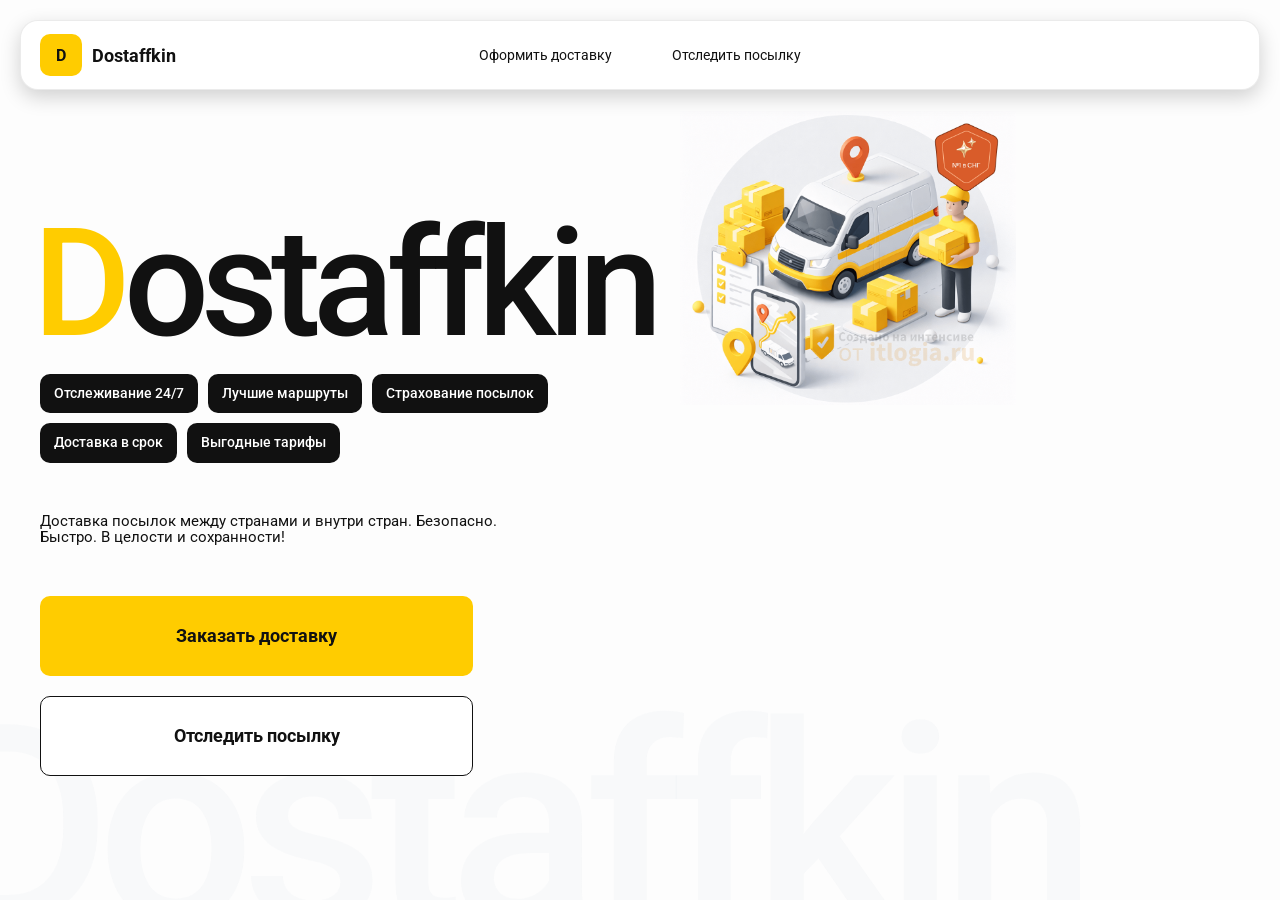
<file: resources/index.html>
<!doctype html>
<html lang="ru">
<head>
    <meta charset="utf-8"/>
    <meta name="viewport" content="width=device-width,initial-scale=1,maximum-scale=1,user-scalable=0"/>
    <title>Dostaffkin — Доставка посылок между странами и внутри стран. Безопасно. Быстро. В целости и
        сохранности!</title>
    <link href="styles/base.css" rel="stylesheet">
    <link href="styles/baseAdaptive.css" rel="stylesheet">
    <link href="styles/index.css" rel="stylesheet">
    <link href="styles/indexAdaptive.css" rel="stylesheet">
</head>
<body>

<div class="container">
    <header class="header">
        <a class="header-brand" href="#">
            <div class="header-logo">D</div>
            <div class="header-title">Dostaffkin</div>
        </a>
        <nav class="header-menu">
            <a class="header-link" href="./order.html">Оформить <span>доставку</span></a>
            <a class="header-link" href="./track.html">Отследить <span>посылку</span></a>
        </nav>
    </header>
    <main class="main">
        <section class="main-info">
            <div class="main-title">
                <span>D</span>ostaffkin
            </div>
            <div class="main-features">
                <div class="main-feature">Отслеживание 24/7</div>
                <div class="main-feature">Лучшие маршруты</div>
                <div class="main-feature">Страхование посылок</div>
                <div class="main-feature">Доставка в срок</div>
                <div class="main-feature">Выгодные тарифы</div>
            </div>
            <div class="main-description">
                Доставка посылок между странами и внутри стран.
                Безопасно. Быстро. В целости и сохранности!
            </div>
            <div class="main-actions">
                <a class="button" type="button" href="order.html">Заказать доставку</a>
                <a class="button button-white" type="button" href="./track.html">Отследить посылку</a>
            </div>
        </section>
        <div class="main-title-ghost">Dostaffkin</div>
        <section class="main-image">
            <img src="images/main-image.png" alt="Main image"/>
        </section>
    </main>
</div>


</body>
</html>
</file>
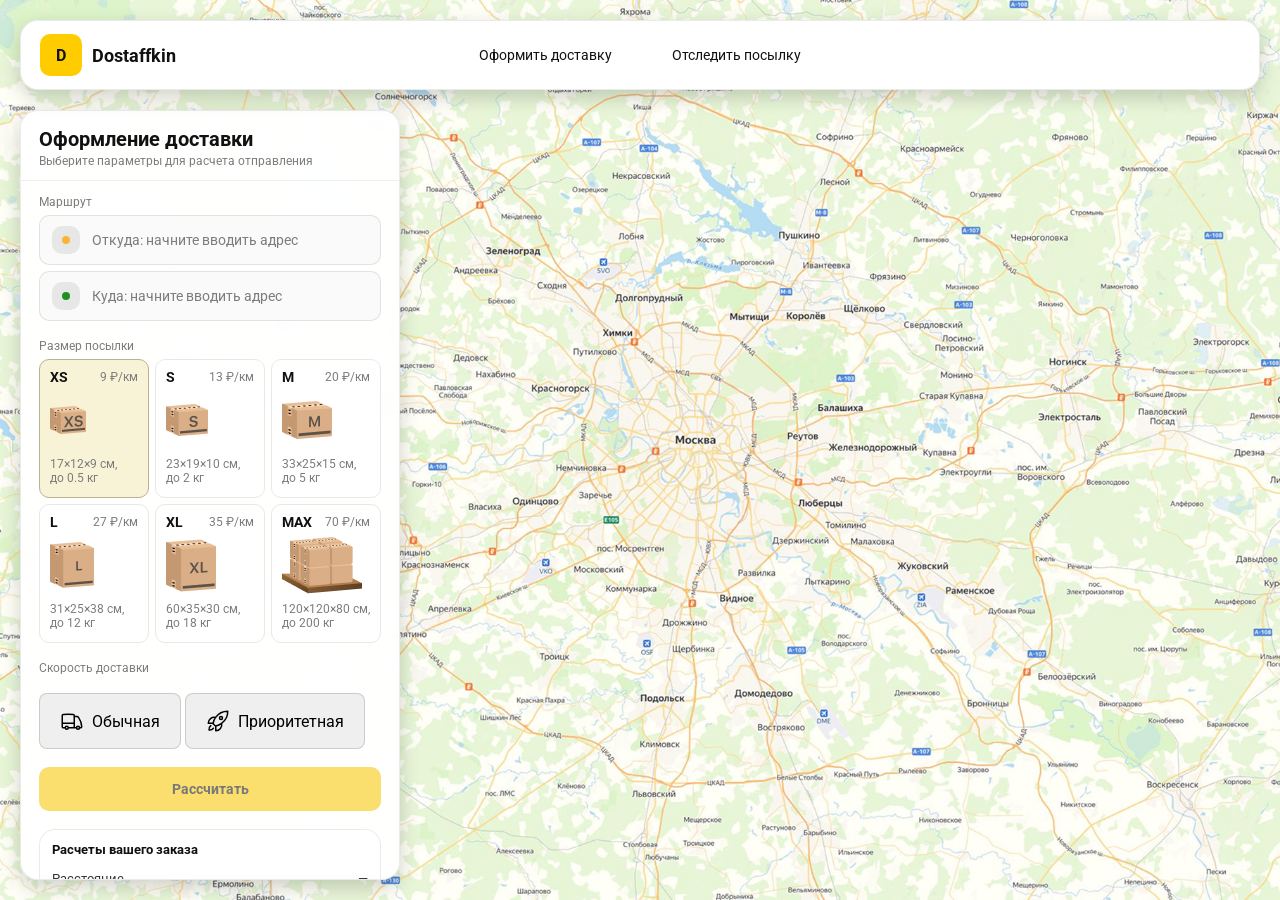
<file: resources/order.html>
<!doctype html>
<html lang="ru">
<head>
    <meta charset="utf-8"/>
    <meta name="viewport" content="width=device-width,initial-scale=1,maximum-scale=1,user-scalable=0"/>
    <title>Оформление доставки</title>

    <link rel="stylesheet" href="styles/base.css"/>
    <link rel="stylesheet" href="styles/baseAdaptive.css"/>

    <link rel="stylesheet" href="styles/order.css"/>
    <link rel="stylesheet" href="styles/orderAdaptive.css"/>
</head>
<body>
<div id="map"></div>

<header class="header">
    <a class="header-brand" href="./index.html">
        <div class="header-logo">D</div>
        <div class="header-title">Dostaffkin</div>
    </a>
    <nav class="header-menu">
        <a class="header-link" href="#">Оформить <span>доставку</span></a>
        <a class="header-link" href="./track.html">Отследить <span>посылку</span></a>
    </nav>
</header>

<aside class="main" id="sidebar">
    <div class="main-header">
        <div class="main-title">Оформление доставки</div>
        <div class="main-text">Выберите параметры для расчета отправления</div>
    </div>
    <div class="main-content">
        <div class="main-route">                            <!-- Спец блок перед пасылками -->
            <div class="main-block-title">Маршрут</div>
            <div class="main-fields">
                <div class="main-field" id="fromField">
                    <div class="main-pin"></div>        <!-- Элемент для кружка-->
                    <input id="from" placeholder="Откуда: начните вводить адрес" autocomplete="off"/>
                    <div class="main-ac" id="fromAc" role="listbox" aria-label="Подсказки адресов"></div>
                    <!-- Спец блок подсказки адресов-->
                </div>

                <div class="main-field" id="toField">   <!-- тоже второе поле доставки-->
                    <div class="main-pin"></div>
                    <input id="to" placeholder="Куда: начните вводить адрес" autocomplete="off"/>
                    <div class="main-ac" id="toAc" role="listbox" aria-label="Подсказки адресов"></div>
                </div>
            </div>
        </div>
        <div class="main-package">      <!--Обший Блок блоков и палет-->
            <div class="main-block-title">Размер посылки</div>     <!-- Заголовок с размером пасылки -->

            <div class="main-sizes">
                <!-- Блок который внутри себя содержит 6 одинаковых блоков за искл. размера-->
                <div class="main-size-card is-active" data-value="xs">
                    <!-- Первый элемент активный - is-active должен перемеш JS от нажатия-->
                    <div class="main-size-top">
                        <div class="main-size-label">XS</div>
                        <div class="main-size-rate">9 ₽/км</div>
                    </div>
                    <div class="main-size-media">
                        <img src="images/sizes/xs.png" alt="Короб XS"/>
                    </div>
                    <div class="main-size-description">17×12×9 см,<br>до 0.5 кг</div>
                </div>

                <div class="main-size-card" data-value="s">
                    <div class="main-size-top">
                        <div class="main-size-label">S</div>
                        <div class="main-size-rate">13 ₽/км</div>
                    </div>
                    <div class="main-size-media">
                        <img src="images/sizes/s.png" alt="Короб S"/>
                    </div>
                    <div class="main-size-description">23×19×10 см,<br>до 2 кг</div>
                </div>

                <div class="main-size-card" data-value="m">
                    <div class="main-size-top">
                        <div class="main-size-label">M</div>
                        <div class="main-size-rate">20 ₽/км</div>
                    </div>
                    <div class="main-size-media">
                        <img src="images/sizes/m.png" alt="Короб M"/>
                    </div>
                    <div class="main-size-description">33×25×15 см,<br>до 5 кг</div>
                </div>

                <div class="main-size-card" data-value="l">
                    <div class="main-size-top">
                        <div class="main-size-label">L</div>
                        <div class="main-size-rate">27 ₽/км</div>
                    </div>
                    <div class="main-size-media">
                        <img src="images/sizes/l.png" alt="Короб L"/>
                    </div>
                    <div class="main-size-description">31×25×38 см,<br>до 12 кг</div>
                </div>

                <div class="main-size-card" data-value="xl">
                    <div class="main-size-top">
                        <div class="main-size-label">XL</div>
                        <div class="main-size-rate">35 ₽/км</div>
                    </div>
                    <div class="main-size-media">
                        <img src="images/sizes/xl.png" alt="Короб XL"/>
                    </div>
                    <div class="main-size-description">60×35×30 см,<br>до 18 кг</div>
                </div>

                <div class="main-size-card" data-value="max">
                    <div class="main-size-top">
                        <div class="main-size-label">MAX</div>
                        <div class="main-size-rate">70 ₽/км</div>
                    </div>
                    <div class="main-size-media main-size-media-palleta">
                        <img src="images/sizes/max.png" alt="Паллета"/>
                    </div>
                    <div class="main-size-description">120×120×80 см,<br>до 200 кг</div>
                </div>
            </div>
        </div>
        <div class="main-block-title">Скорость доставки</div>
        <div class="button-container">
            <button class="transparent-btn">
                     <span class="icon-left">
                     <svg xmlns="http://www.w3.org/2000/svg" fill="none" viewBox="0 0 24 24" stroke-width="1.5"
                          stroke="currentColor" width="24px" height="24px">
    <path stroke-linecap="round" stroke-linejoin="round"
          d="M8.25 18.75a1.5 1.5 0 0 1-3 0m3 0a1.5 1.5 0 0 0-3 0m3 0h6m-9 0H3.375a1.125 1.125 0 0 1-1.125-1.125V14.25m17.25 4.5a1.5 1.5 0 0 1-3 0m3 0a1.5 1.5 0 0 0-3 0m3 0h1.125c.621 0 1.129-.504 1.09-1.124a17.902 17.902 0 0 0-3.213-9.193 2.056 2.056 0 0 0-1.58-.86H14.25M16.5 18.75h-2.25m0-11.177v-.958c0-.568-.422-1.048-.987-1.106a48.554 48.554 0 0 0-10.026 0 1.106 1.106 0 0 0-.987 1.106v7.635m12-6.677v6.677m0 4.5v-4.5m0 0h-12"/>
</svg>
                     </span>
                Обычная
            </button>
            <button class="semi-transparent-btn">
                <svg xmlns="http://www.w3.org/2000/svg" fill="none" viewBox="0 0 24 24" stroke-width="1.5"
                     stroke="currentColor" width="24px" height="24px">
                    <path stroke-linecap="round" stroke-linejoin="round"
                          d="M15.59 14.37a6 6 0 0 1-5.84 7.38v-4.8m5.84-2.58a14.98 14.98 0 0 0 6.16-12.12A14.98 14.98 0 0 0 9.631 8.41m5.96 5.96a14.926 14.926 0 0 1-5.841 2.58m-.119-8.54a6 6 0 0 0-7.381 5.84h4.8m2.581-5.84a14.927 14.927 0 0 0-2.58 5.84m2.699 2.7c-.103.021-.207.041-.311.06a15.09 15.09 0 0 1-2.448-2.448 14.9 14.9 0 0 1 .06-.312m-2.24 2.39a4.493 4.493 0 0 0-1.757 4.306 4.493 4.493 0 0 0 4.306-1.758M16.5 9a1.5 1.5 0 1 1-3 0 1.5 1.5 0 0 1 3 0Z"/>
                </svg>

                Приоритетная
            </button>
        </div>
        <div class="main-calculate-block">      <!-- Кнопка расчета (div с классом) под посылками -->
            <button id="calc" class="button calculate-button" type="button" disabled>Рассчитать</button>
            <!-- одна кнопка общего класса button в dase.css-->
        </div>
        <div class="main-result" id="result">      <!--  Блок вывода расчетов - Заголовок -->
            <div class="main-result-title">Расчеты вашего заказа</div>
            <div class="main-result-lines">
                <div class="main-result-line"><span>Расстояние</span><span id="distanceValue">—</span></div>
                <div class="main-result-line"><span>Доставим через</span><span id="durationValue">—</span></div>
                <div class="main-result-line"><span>Тариф</span><span id="rateValue">—</span></div>
            </div>        <!--Окончившийся Блок содержит три блока с линиями-->
            <div class="main-price">
                <div class="main-price-label">Итого</div>  <!--  Блок для итоговой стоймости -->
                <div class="main-price-value" id="totalValue">—</div>
            </div>
        </div>

        <div class="main-order-box">      <!-- 10. Форма отправки заявки - последняя форма на странице -->
            <div class="main-order-form" id="orderForm">
                <div class="main-order-title">Оформление доставки</div>
                <div class="main-block-info-row">
                    <div class="main-block-title">Контакты</div>
                    <div class="order-fields">
                        <div class="main-field">
                            <input id="customerName" placeholder="Ваше имя" autocomplete="off"/>
                        </div>
                        <div class="main-field">
                            <input id="customerPhone" placeholder="Ваш телефон" autocomplete="off" inputmode="tel"/>
                        </div>
                    </div>
                </div>
                <div class="main-block-info-row extra-info">
                    <div class="main-block-title">Дополнительная информация</div>
                    <div class="main-field textarea">
                        <textarea id="comment" placeholder="Детали доставки и комментарии"></textarea>
                    </div>
                </div>
                <button id="submit" class="button main-submit-request" type="button" disabled>Отправить
                    заявку
                </button>
            </div>

            <div class="main-order-success" id="orderSuccess">
                <!-- еще один спец блок будет только отправлен заявки  -->
                <div class="main-success-icon">✓</div>
                <div class="main-success-title">Заявка отправлена!</div>
                <div class="main-success-title">Номер отправления – <span id="orderId"></span></div>
                <div class="main-success-subtitle">Мы скоро свяжемся с вами</div>
            </div>
        </div>

    </div>
</aside>


</body>
</html>
</file>
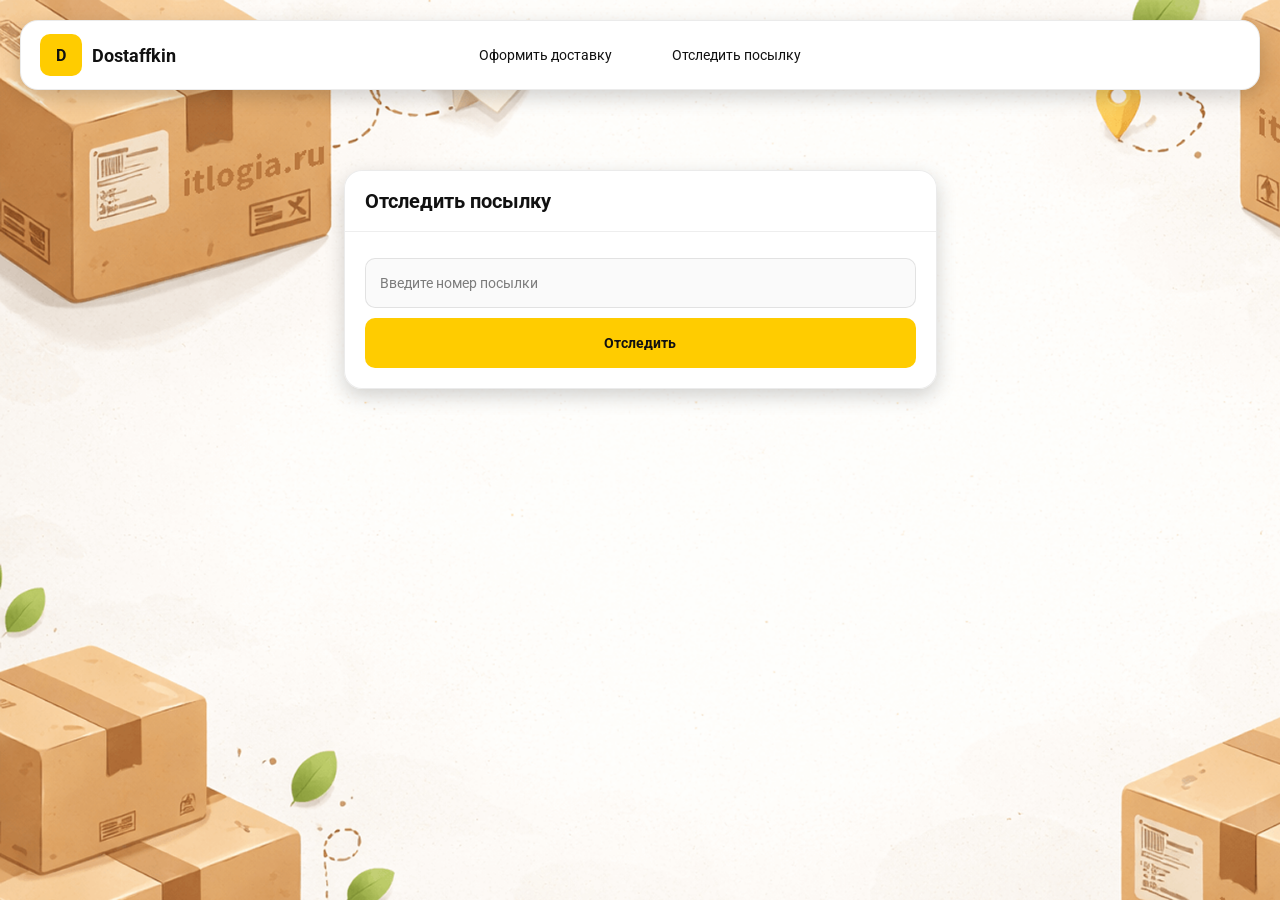
<file: resources/track.html>
<!doctype html>
<html lang="ru">
<head>
    <meta charset="utf-8"/>
    <meta name="viewport" content="width=device-width,initial-scale=1,maximum-scale=1,user-scalable=0"/>
    <title>Отследить посылку</title>
    <link rel="stylesheet" href="styles/base.css"/>
    <link rel="stylesheet" href="styles/baseAdaptive.css"/>

    <link rel="stylesheet" href="styles/track.css"/>
    <link rel="stylesheet" href="styles/trackAdaptive.css"/>  <!-- Файлы css -->
</head>
<body>
<div class="container">  <!--div Контейнер страници  -->
    <header class="header">   <!--общий "header"  -->
        <a class="header-brand" href="./index.html">
            <div class="header-logo">D</div>
            <div class="header-title">Dostaffkin</div>
        </a>
        <nav class="header-menu">
            <a class="header-link" href="./order.html">Оформить <span>доставку</span></a>
            <a class="header-link" href="#">Отследить <span>посылку</span></a>
        </nav>
    </header>
    <main class="track-content">   <!--3. Контейнер для внутреннего контента  -->
        <section class="track-card track-search">             <!-- секция с поиском -->
            <div class="track-title">Отследить посылку</div>  <!-- заголовок  -->
            <div class="track-action">                   <!-- блок внутри которого  -->
                <div class="main-field track-field">     <!-- поле такоеже как в base.css -->
                    <input id="trackNumber" placeholder="Введите номер посылки" autocomplete="off"/>
                </div>
                <button id="trackButton" class="button track-button" type="button">Отследить</button>
                <!-- кнопка сериализ + class="button track-button" -->
            </div>
        </section>
        <section class="track-card track-result" id="trackResult">
            <div class="track-result-header">                <!-- header  -->
                <div class="track-id" id="trackIdValue"></div>   <!-- вывод идентификатор и дальше откуда еще дальше куда там svg это картинки -->
                <div class="track-routes">
                    <div class="track-route">
                        <div class="track-route-pin">
                            <svg xmlns="http://www.w3.org/2000/svg" fill="none" viewBox="0 0 24 24" stroke-width="1.5"
                                 stroke="orange" class="size-6">
                                <path stroke-linecap="round" stroke-linejoin="round"
                                      d="M15 10.5a3 3 0 1 1-6 0 3 3 0 0 1 6 0Z"/>
                                <path stroke-linecap="round" stroke-linejoin="round"
                                      d="M19.5 10.5c0 7.142-7.5 11.25-7.5 11.25S4.5 17.642 4.5 10.5a7.5 7.5 0 1 1 15 0Z"/>
                            </svg>
                        </div>
                        <div class="track-route-address" id="trackFromValue">
                            Откуда: Москва, улица Арбат, 1
                        </div>
                    </div>
                    <div class="track-route track-route-arrow">
                        <svg xmlns="http://www.w3.org/2000/svg" fill="none" viewBox="0 0 24 24" stroke-width="1.5"
                             stroke="currentColor" class="size-6">
                            <path stroke-linecap="round" stroke-linejoin="round"
                                  d="M19.5 13.5 12 21m0 0-7.5-7.5M12 21V3"/>
                        </svg>
                    </div>
                    <div class="track-route">
                        <div class="track-route-pin">
                            <svg xmlns="http://www.w3.org/2000/svg" fill="none" viewBox="0 0 24 24" stroke-width="1.5"
                                 stroke="green" class="size-6">
                                <path stroke-linecap="round" stroke-linejoin="round"
                                      d="M15 10.5a3 3 0 1 1-6 0 3 3 0 0 1 6 0Z"/>
                                <path stroke-linecap="round" stroke-linejoin="round"
                                      d="M19.5 10.5c0 7.142-7.5 11.25-7.5 11.25S4.5 17.642 4.5 10.5a7.5 7.5 0 1 1 15 0Z"/>
                            </svg>
                        </div>
                        <div class="track-route-address" id="trackToValue">   <!-- выводится адрес откуда куда  -->
                            Куда: Минск, проспект Независимости, 58
                        </div>
                    </div>
                </div>
            </div>
            <div class="track-info">                         <!-- блок с статусами посылки -->
                <div class="track-status-title">Статус данной посылки:</div>
                <div class="track-status-list" id="trackStatusList">


                    <div class="track-status created">  <!-- верстка - 4 блока с разными картинками и текстами внутри  -->
                        <img src="images/icons/created.svg" class="track-status-icon" alt="Created">
                        <div class="track-status-text">
                            <div class="track-status-text-state">Создан</div>
                            <div class="track-status-text-date">10.01.2026</div>
                        </div>
                    </div>

                    <div class="track-status in-way">
                        <img src="images/icons/in-way.svg" class="track-status-icon" alt="In way">
                        <div class="track-status-text">
                            <div class="track-status-text-state">В пути: Москва</div>
                            <div class="track-status-text-date">18.01.2026</div>
                        </div>
                    </div>

                    <div class="track-status ready">
                        <img src="images/icons/ready.svg" class="track-status-icon" alt="Ready">
                        <div class="track-status-text">
                            <div class="track-status-text-state">Готов к выдаче</div>
                            <div class="track-status-text-date">25.01.2026</div>
                        </div>
                    </div>

                    <div class="track-status done">
                        <img src="images/icons/done.svg" class="track-status-icon" alt="Done">
                        <div class="track-status-text">
                            <div class="track-status-text-state">Вручен</div>
                            <div class="track-status-text-date">27.01.2026</div>
                        </div>
                    </div>

                </div>
            </div>
        </section>

    </main>
</div>
</body>
</html>
</file>
<file: resources/styles/base.css>
*, *::before, *::after {
    box-sizing: border-box;
}

@font-face {
    font-family: "Roboto";
    src: url("../fonts/Roboto-Regular.ttf");
    font-weight: normal;
}

@font-face {
    font-family: "Roboto";
    src: url("../fonts/Roboto-Bold.ttf");
    font-weight: bold;
}

@font-face {
    font-family: "Roboto";
    src: url("../fonts/Roboto-Medium.ttf");
    font-weight: 500;
}

html, body {
    margin: 0;
    color: #111111;
    font-family: "Roboto", sans-serif;
}

body {
    background: #FDFDFD;
}

.header {
    border-radius: 18px;
    box-shadow: 0 7px 20px 0 #0000002E;
    backdrop-filter: blur(10px);
    background: #ffffff;
    left: 20px;
    border: 1px solid rgba(0, 0, 0, 0.08);
    position: fixed;
    right: 20px;
    top: 20px;
    padding: 14px 19px;
    height: 70px;
    display: flex;
    align-items: center;
    z-index: 6;
}

.header-brand {
    display: flex;
    align-items: center;
    text-decoration: none;
    gap: 10px;
}

.header-logo {
    width: 42px;
    height: 42px;
    border-radius: 10px;
    background: #FFCC00;
    display: grid;
    place-items: center;
    font-weight: bold;
    color: #111;
}

.header-title {
    font-size: 18px;
    font-weight: bold;
    color: #111111;
    text-decoration: none;
}

.header-menu {
    display: flex;
    align-items: center;
    gap: 60px;
    margin: 0;
    position: absolute;
    left: 50%;
    transform: translateX(-50%);
}

.header-link {
    font-size: 14px;
    color: #111111;
    text-decoration: none;
}

.button {
    border: 0;
    outline: none;
    height: 44px;
    border-radius: 10px;
    font-size: 14px;
    font-weight: bold;
    cursor: pointer;
    font-family: inherit;
    transition: transform .08s ease, opacity .12s ease;
    background: #ffcc00;
    color: #111111;
    text-align: center;
    text-decoration: none;
}

.button:hover {
    background-color: #E5BC19;
}

.button:disabled {
    cursor: not-allowed;
    background-color: #FADE6E;
    color: #787878;
    transform: none;
}

.button.button-white {
    background: #ffffff;
    border: 1px solid #111111;
}

.button.button-white:hover {
    background: rgb(241 241 241);
}

.main-field {      /*  Общие отступы полей ввода доставки  */
    display: flex;
    align-items: center;
    margin-top: 6px;
    gap: 10px;
    border: 1px solid #1111111A;
    background: #FAFAFA;
    border-radius: 10px;
    padding: 10px 12px;
    position: relative;
    box-sizing: border-box;
    height: 50px;
}

.main-field.textarea {
    height: auto;
}

.main-pin {
    width: 28px;
    height: 28px;
    border-radius: 10px;
    background: rgba(17, 17, 17, 0.08);
    display: grid;
    place-items: center;
    flex: 0 0 auto;
    position: relative;
}

.main-pin::before {
    content: "";
    width: 8px;
    height: 8px;
    border-radius: 999px;
    background: orange;
    opacity: .75;
    display: block;
}

.main-field:last-child .main-pin::before {
    background: green;
    opacity: .85;
}

input, textarea {
    width: 100%;
    border: 0;
    outline: none;
    background: transparent;
    font-size: 14px;
    color: #111111;
    font-family: inherit;
}

textarea {
    resize: vertical;
    min-height: 72px;
    padding: 2px 0;
}

input::placeholder, textarea::placeholder {
    color: #7C7C7C;
}

.main-field:focus-within {
    border-color: rgba(0, 0, 0, 0.20);
    box-shadow: 0 0 0 4px rgba(255, 204, 0, 0.35);
    background: rgba(255, 255, 255, 0.75);
}
</file>
<file: resources/styles/baseAdaptive.css>
@media (max-width: 767px) {
    .header {
        left: 10px;
        right: 10px;
        top: 10px;
    }

    .header-link span {
        display: none;
    }

    .header-menu {
        gap: 20px;
        justify-content: flex-start;
        margin: 0 0 0 30px;
        position: static;
        transform: none;
    }
}

@media (max-width: 420px) {
    .header-title {
        display: none;
    }
}

@media (max-width: 374px) {
    .header-menu {
        gap: 10px;
        margin: 0 0 0 10px;
    }
}
</file>
<file: resources/styles/index.css>
.container {
    overflow: hidden;
    min-height: 100vh;
}

.main {
    padding: 111px 40px 40px;
    position: relative;
    display: flex;
}

.main-info {
    max-width: 840px;
    width: 100%;
    position: relative;
}

.main-title {
    margin-top: 98px;
    font-weight: 500;
    font-size: 200px;
    line-height: 1;
    letter-spacing: -0.05em;
    color: #111111;
    left: -15px;
    position: relative;
}

.main-title span {
    color: #ffcc00;
}

.main-features {
    margin-top: 15px;
    display: flex;
    flex-wrap: wrap;
    gap: 10px;
}

.main-feature {
    background: #111111;
    color: #ffffff;
    padding: 12px 14px;
    font-weight: 500;
    font-size: 14px;
    line-height: 1.1;
    border-radius: 10px;
}

.main-description {
    margin-top: 50px;
    max-width: 500px;
    font-size: 15px;
    line-height: 1.1;
    color: #111111;
}

.main-actions {
    margin-top: 50px;
    display: flex;
    flex-direction: column;
    gap: 20px;
}

.main-actions .button {
    height: 80px;
    width: 433px;
    font-size: 18px;
    font-weight: bold;
    place-items: center;
    display: grid;
}

.main-title-ghost {
    position: absolute;
    z-index: -1;
    left: -70px;
    bottom: -150px;
    font-weight: 500;
    font-size: 278px;
    line-height: 1;
    letter-spacing: -0.05em;
    color: #ECEDF04D;
}

.main-image {
    width: 1024px;
    top: 100px;
    z-index: -2;
}

.main-image img {
    width: 60%;
    max-width: 1024px;
    height: auto;
    display: block;
}
</file>
<file: resources/styles/indexAdaptive.css>
@media (max-width: 1760px) {
    .main-title {
        font-size: 150px;
        left: -7px;
    }

    .main-info {
        max-width: 640px;
    }
}

@media (max-width: 1200px) {
    .main-info {
        max-width: 540px;
    }

    .main {
        padding: 111px 20px 20px;
    }

    .main-title {
        font-size: 120px;
        left: -4px;
    }

    .main-title-ghost {
        font-size: 220px;
    }
}

@media (max-width: 1024px) {
    .main-title {
        margin-top: 30px;
    }

    .main {
        flex-direction: column-reverse;
    }

    .main-image {
        max-width: 350px;
        position: absolute;
        left: 370px;
        top: 370px;
    }

    .main-info {
        max-width: 100%;
    }

    .main-actions {
        gap: 10px;
    }

    .main-actions .button {
        height: 50px;
        font-size: 14px;
        width: auto;
        max-width: 300px;
    }

    .main-description {
        max-width: 350px;
    }
}

@media (max-width: 570px) {
    .main-title {
        font-size: 88px;
    }

    .main-description {
        max-width: 100%
    }

    .main-actions {
       width: 100%;
    }

    .main-actions .button {
        width: 100%;
        max-width: 100%
    }

    .main-image {
        max-width: 650px;
        position: absolute;
        left: 170px;
        top: 70px;
        opacity: 0.2;
    }
}

@media (max-width: 400px) {
    .main-title {
        font-size: 70px;
    }
}
</file>
<file: resources/styles/order.css>
#map {
    background-image: url("../images/order-bg.png");
    background-size: cover;
    position: fixed;
    inset: 0;
}

.main {
    border-radius: 18px;
    box-shadow: 0 7px 20px 0 #0000002E;
    backdrop-filter: blur(10px);
    background: rgba(255, 255, 255, 0.96);
    left: 20px;
    border: 1px solid rgba(0, 0, 0, 0.08);
    position: fixed;
    top: 110px;
    bottom: 20px;
    width: 380px;
    display: flex;
    flex-direction: column;
    overflow: hidden;
    z-index: 5;
}

.main-header {
    padding: 18px 18px 12px 18px;
    border-bottom: 1px solid rgba(0, 0, 0, 0.06);
    display: flex;
    flex-direction: column;
}

.main-title {
    font-size: 20px;
    line-height: 100%;
    font-weight: bold;
}

.main-text {
    font-size: 12px;
    margin-top: 5px;
    color: #7C7C7C;
}

.main-content {
    padding: 14px 18px 18px 18px;
    overflow: auto;
    scrollbar-width: none;
    display: flex;
    flex-direction: column;
    gap: 18px;
    flex: 1;
}

.main-block-title {
    font-size: 12px;  /* Размер текста */
    color: #7C7C7C;   /* Цвет текста */
}

.main-route .main-block-title,
.main-package .main-block-title {
    margin-bottom: 6px;       /* Отступ 6 px внизу каждого этого блока*/
}

.main-sizes {                   /* Стили в основном на то чтоб указать размер теста отступы и преподнять при наведении на 1 px*/
    display: grid;
    gap: 6px;
    grid-template-columns: repeat(3, 1fr);
}

.main-size-card {
    border: 1px solid #E8E8E7;
    background: #FFFFFF;
    border-radius: 10px;
    padding: 10px;
    cursor: pointer;
    user-select: none;
    transition: transform .08s ease, border-color .12s ease, background .12s ease;
    min-height: 139px;
}

.main-size-card:hover {                /* преподнять при наведении на 1 px вверх*/
    transform: translateY(-1px);
}

.main-size-card.is-active {
    background-color: #F8F2D6;
    border-color: #B7B196;
}

.main-size-top {
    display: flex;
    align-items: center;
    justify-content: space-between;
}

.main-size-label {
    font-weight: bold;
    font-size: 14px;
    color: #111111;
    line-height: 100%;
}

.main-size-rate {
    font-size: 12px;
    color: #7C7C7C;
    line-height: 100%;
}

.main-size-media {
    margin-top: 8px;
    height: 57px;
}

.main-size-description {
    margin-top: 8px;
    font-size: 12px;
    color: #7C7C7C;
    line-height: 1.2;
}

.calculate-button {         /* Кнопка расчета*/
    width: 100%;
}

.main-result {               /* 9. Блок вывода расчетов */
    border: 1px solid rgba(0, 0, 0, 0.08);
    background: rgba(255, 255, 255, 0.75);
    border-radius: 16px;
    padding: 12px;
    line-height: 1.25;
}

.main-result-title {
    font-weight: bold;
    font-size: 13px;
    color: #111111;
    margin-bottom: 13px;
}

.main-result-lines {
    gap: 8px;
    display: flex;
    flex-direction: column;
}

.main-result-line {
    font-size: 13px;
    color: rgba(17, 17, 17, 0.85);
    display: flex;
    justify-content: space-between;
}

.main-price {
    margin-top: 18px;
    padding-top: 10px;
    border-top: 1px dashed rgba(0, 0, 0, 0.12);
    display: flex;
    align-items: baseline;
    justify-content: space-between;
}

.main-price-label {
    font-size: 12px;
    color: rgba(17, 17, 17, 0.55);
}

.main-price-value {
    font-size: 20px;
    font-weight: bold;
    color: #111111;
    letter-spacing: -0.3px;
}

.main-order-box {           /* 10. Форма отправки заявки - последняя форма на странице*/
    background: #ffffff;
    border: 1px solid #E8E8E7;
    border-radius: 10px;
    padding: 12px;
}

.main-order-title {
    margin-bottom: 8px;
    font-weight: bold;
    font-size: 14px;
    color: #111111;
}

.main-block-info {
    display: flex;
    flex-direction: column;
    gap: 6px;
}

.order-fields {
    display: grid;
    grid-template-columns: 1fr 1fr;
    column-gap: 10px;
    margin-top: 6px;
}

.main-block-info-row.extra-info {
    display: block;
    margin-top: 13px;
}

.main-submit-request {
    width: 100%;
    margin-top: 6px;
}

.main-order-success {
    display: none;
    text-align: center;
    padding: 22px 12px;
    gap: 12px;
}

.main-order-success.is-visible {
    display: flex;
    flex-direction: column;
    align-items: center;
}

.main-success-icon {
    width: 56px;
    height: 56px;
    border-radius: 50%;
    background: #16a34a;
    color: #ffffff;
    display: grid;
    place-items: center;
    font-size: 30px;
}

.main-success-title {
    font-size: 14px;
    font-weight: bold;
    color: #111111;
}

.main-success-subtitle {
    font-size: 12px;
    color: rgba(17, 17, 17, 0.55);
    line-height: 1.3;
}

.transparent-btn,
.semi-transparent-btn {
  display: inline-flex;
  align-items: center;
  gap: 8px; /* расстояние между иконкой и текстом */
  padding: 15px 20px; /* единый padding */
  border: 1px solid rgba(200, 200, 200, 0.9);
  color: black;
  border-radius: 8px;
  cursor: pointer;
  transition: all 0.3s ease;
  text-decoration: none;
  font-family: inherit;
  font-size: inherit;
}

.icon-left {
  flex-shrink: 0; /* предотвращает сжатие иконки */
  width: 24px;
  height: 24px;
}
</file>
<file: resources/styles/orderAdaptive.css>
@media (max-width: 767px) { /*  Блок для максим ширины 767 и 420 делает чтоб было по картачки 2 а не по 3 */
    .main {
        left: 10px;
        right: 10px;
        top: 50%;
        bottom: 12px;
        width: auto;
        max-width: none;
    }
}

@media (max-width: 420px) {
    .main-sizes {
        grid-template-columns: repeat(2, 1fr);
    }
}
</file>
<file: resources/styles/track.css>
.container {
    background: #F4F4F4 url("../images/track-bg.png");   /*  вставл картинку на фон и задаем размер страниц 100vh по высоте и внутр отступы-padding: 170px 0 50px 0; */
    background-size: cover;
    min-height: 100vh;
    padding: 170px 0 50px 0;
}

.track-content {
    width: 593px;
    margin: 0 auto;
}

.track-card {                  /*  */
    width: 100%;
    border-radius: 18px;
    box-shadow: 0 7px 20px 0 #0000002E;
    backdrop-filter: blur(10px);
    background: rgba(255, 255, 255, 0.96);
    border: 1px solid rgba(0, 0, 0, 0.08);
}

.track-title {
    font-size: 20px;
    line-height: 100%;
    font-weight: bold;
    border-bottom: 1px solid #EEEEEE;
    padding: 20px;
}

.track-action {
    padding: 20px;
}

.track-button {
    width: 100%;
    height: 50px;
}

.track-field {
    margin-bottom: 10px;
}

.track-result {     /* для каждой иконки свой цвет в соответствии с макетом */
    margin-top: 5px;
    display: none;
}

.track-result.is-visible {
    display: block;
}

.track-result-header {
    font-weight: bold;
    font-size: 14px;
    color: #111111;
    padding: 20px;
    border-bottom: 1px solid #EEEEEE;
}

.track-id {
    margin-bottom: 12px;
    font-size: 20px;
}

.track-routes {
    display: flex;
    flex-direction: column;
    gap: 10px;
    font-weight: normal;
}

.track-route {
    display: flex;
    align-items: center;
    gap: 10px;
}

.track-route-pin {
    width: 24px;
    height: 24px;
    flex-shrink: 0;
}

.track-route-arrow {
    padding: 15px 0;
    width: 24px;
    height: 24px;
}

.track-info {
    padding: 20px;
}

.track-status {
    display: flex;
    align-items: center;
    font-size: 12px;
    gap: 10px;
}

.track-status-title {
    font-size: 14px;
    color: #111111;
    margin-bottom: 20px;
}

.track-status-list {
    display: flex;
    flex-direction: column;
    gap: 15px;
}

.track-status-icon {
    width: 40px;
    height: 40px;
    border-radius: 50%;
    background: rgba(17, 17, 17, 0.08);
    display: grid;
    place-items: center;
    flex: 0 0 auto;
}

.track-status.created .track-status-icon {
    background-color: #F1CB00;
}

.track-status.in-way .track-status-icon {
    background-color: #F08A11;
}

.track-status.ready .track-status-icon {
    background-color: #A35D0A;
}

.track-status.done .track-status-icon {
    background-color: #37C93B;
}

.track-status-text {
    display: flex;
    align-items: center;
    justify-content: space-between;
    color: #111111;
    font-size: 12px;
    flex: 1;
}

.track-status-date {
    color: rgba(17, 17, 17, 0.55);
}
</file>
<file: resources/styles/trackAdaptive.css>
@media (max-width: 767px) {
    .container {
        padding: 130px 0 50px 0;
    }

    .track-content {
        width: 100%;
        padding-left: 10px;
        padding-right: 10px;
    }

    .track-result-header {
        padding: 20px;
    }
}
</file>
